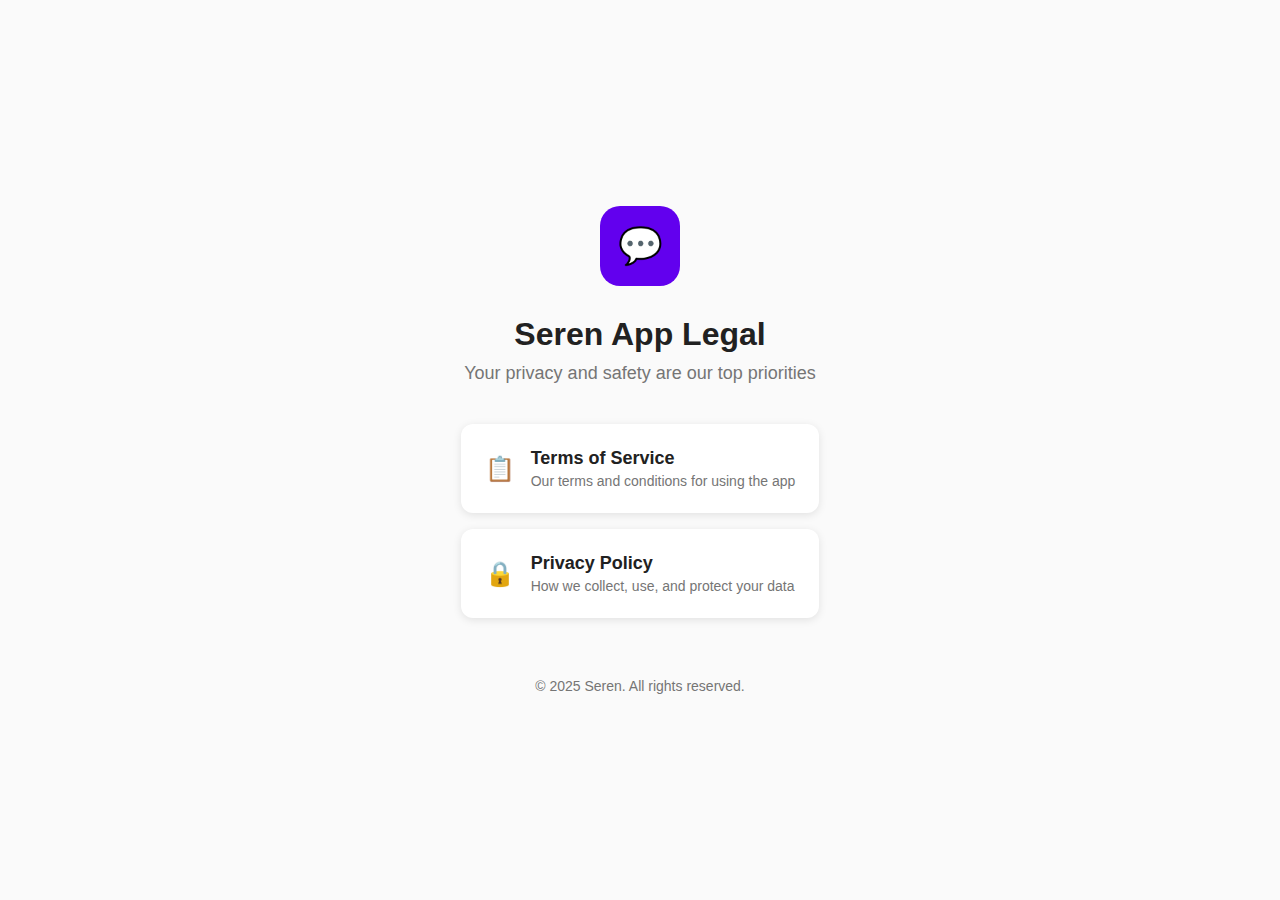
<file: index.html>
<!DOCTYPE html>
<html lang="en">
<head>
    <meta charset="UTF-8">
    <meta name="viewport" content="width=device-width, initial-scale=1.0">
    <title>Legal - Live Chat App</title>
    <style>
        :root {
            --primary: #6200EE;
            --primary-dark: #3700B3;
            --background: #FAFAFA;
            --surface: #FFFFFF;
            --text-primary: #212121;
            --text-secondary: #757575;
        }
        
        @media (prefers-color-scheme: dark) {
            :root {
                --primary: #BB86FC;
                --primary-dark: #3700B3;
                --background: #121212;
                --surface: #1E1E1E;
                --text-primary: #FFFFFF;
                --text-secondary: #B0B0B0;
            }
        }
        
        * {
            margin: 0;
            padding: 0;
            box-sizing: border-box;
        }
        
        body {
            font-family: -apple-system, BlinkMacSystemFont, 'Segoe UI', Roboto, sans-serif;
            background-color: var(--background);
            color: var(--text-primary);
            min-height: 100vh;
            display: flex;
            align-items: center;
            justify-content: center;
        }
        
        .container {
            max-width: 600px;
            padding: 20px;
            text-align: center;
        }
        
        .logo {
            width: 80px;
            height: 80px;
            background-color: var(--primary);
            border-radius: 20px;
            margin: 0 auto 30px;
            display: flex;
            align-items: center;
            justify-content: center;
            font-size: 36px;
            color: white;
        }
        
        h1 {
            font-size: 32px;
            margin-bottom: 10px;
        }
        
        p {
            color: var(--text-secondary);
            margin-bottom: 40px;
            font-size: 18px;
        }
        
        .links {
            display: flex;
            flex-direction: column;
            gap: 16px;
            max-width: 400px;
            margin: 0 auto;
        }
        
        .link-card {
            background-color: var(--surface);
            padding: 24px;
            border-radius: 12px;
            text-decoration: none;
            color: var(--text-primary);
            box-shadow: 0 2px 8px rgba(0,0,0,0.1);
            transition: all 0.3s ease;
            display: flex;
            align-items: center;
            gap: 16px;
        }
        
        .link-card:hover {
            transform: translateY(-2px);
            box-shadow: 0 4px 16px rgba(0,0,0,0.15);
        }
        
        .link-icon {
            font-size: 24px;
            color: var(--primary);
        }
        
        .link-content {
            text-align: left;
            flex: 1;
        }
        
        .link-title {
            font-weight: 600;
            font-size: 18px;
            margin-bottom: 4px;
        }
        
        .link-description {
            font-size: 14px;
            color: var(--text-secondary);
        }
        
        .footer {
            margin-top: 60px;
            color: var(--text-secondary);
            font-size: 14px;
        }
    </style>
</head>
<body>
    <div class="container">
        <div class="logo">💬</div>
        <h1>Seren App Legal</h1>
        <p>Your privacy and safety are our top priorities</p>
        
        <div class="links">
            <a href="/terms.html" class="link-card">
                <div class="link-icon">📋</div>
                <div class="link-content">
                    <div class="link-title">Terms of Service</div>
                    <div class="link-description">Our terms and conditions for using the app</div>
                </div>
            </a>
            
            <a href="/privacy.html" class="link-card">
                <div class="link-icon">🔒</div>
                <div class="link-content">
                    <div class="link-title">Privacy Policy</div>
                    <div class="link-description">How we collect, use, and protect your data</div>
                </div>
            </a>
        </div>
        
        <div class="footer">
            © 2025 Seren. All rights reserved.
        </div>
    </div>
</body>
</html>
</file>
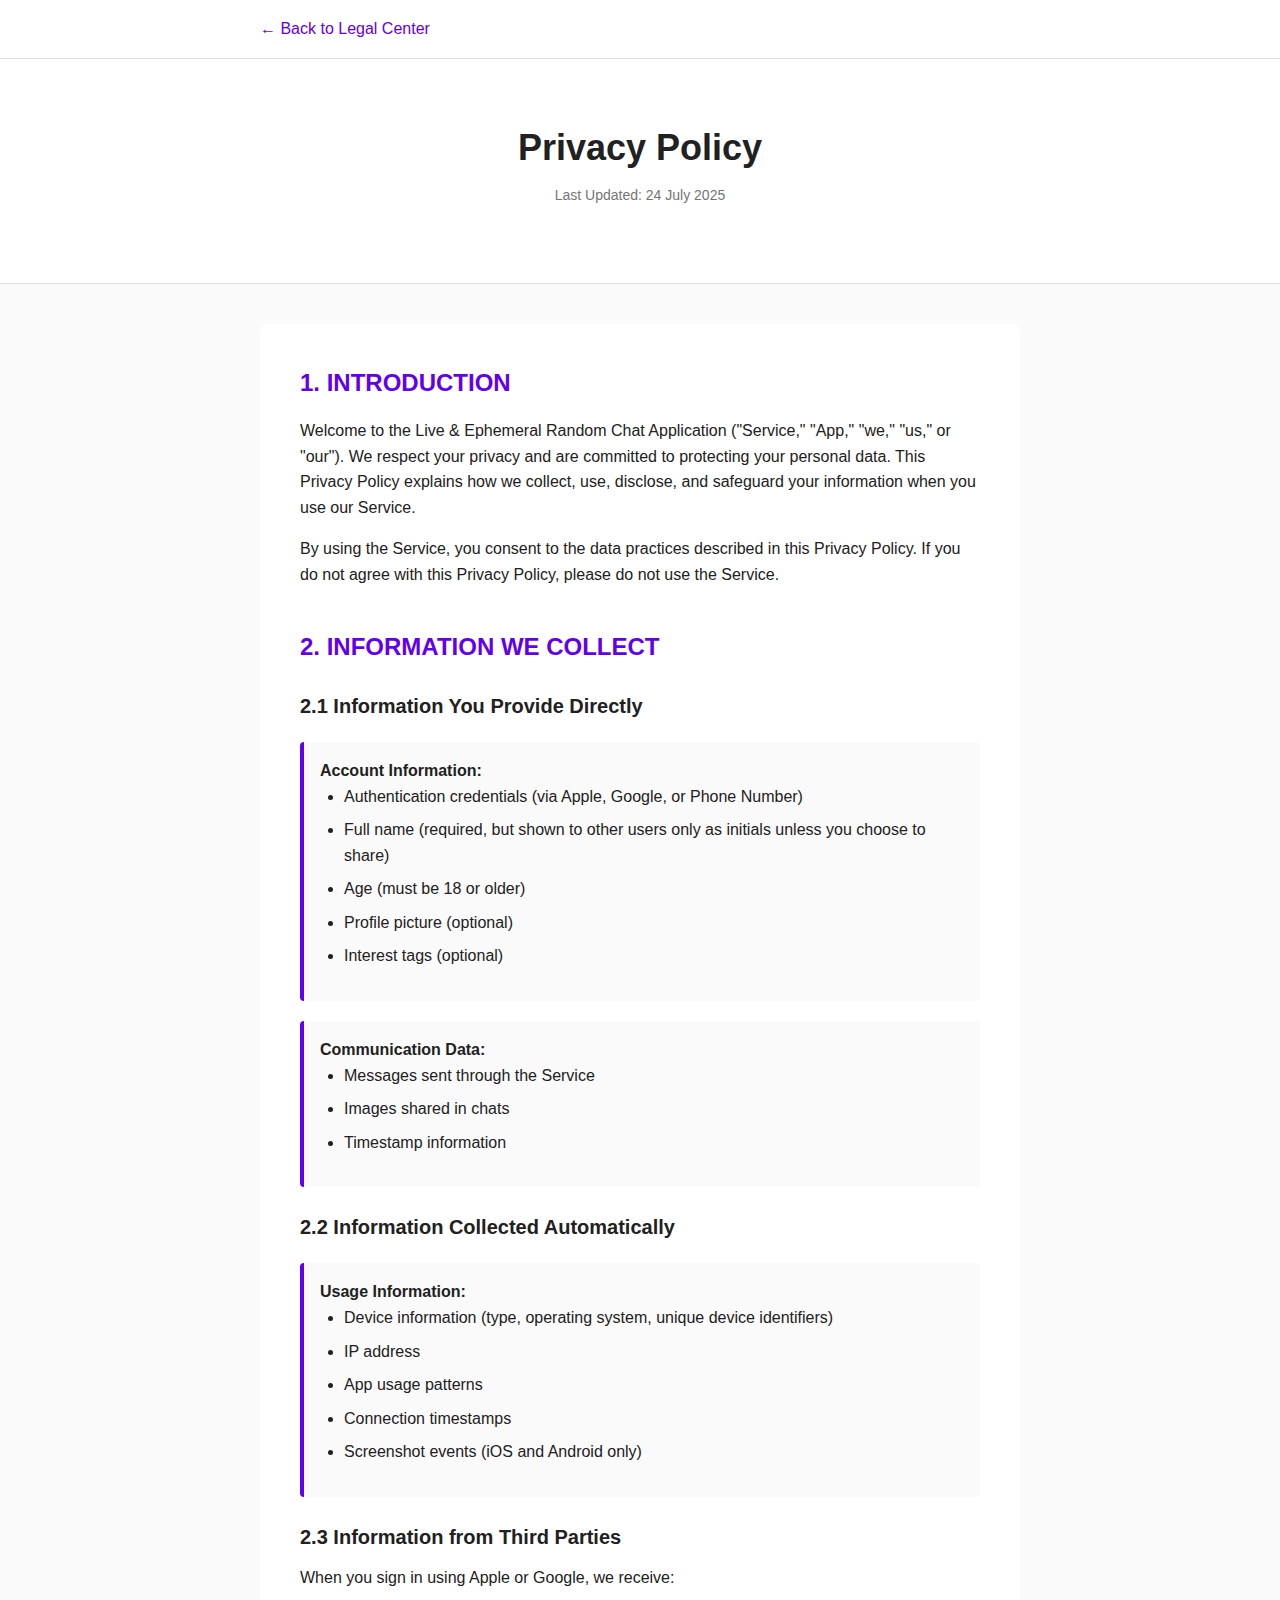
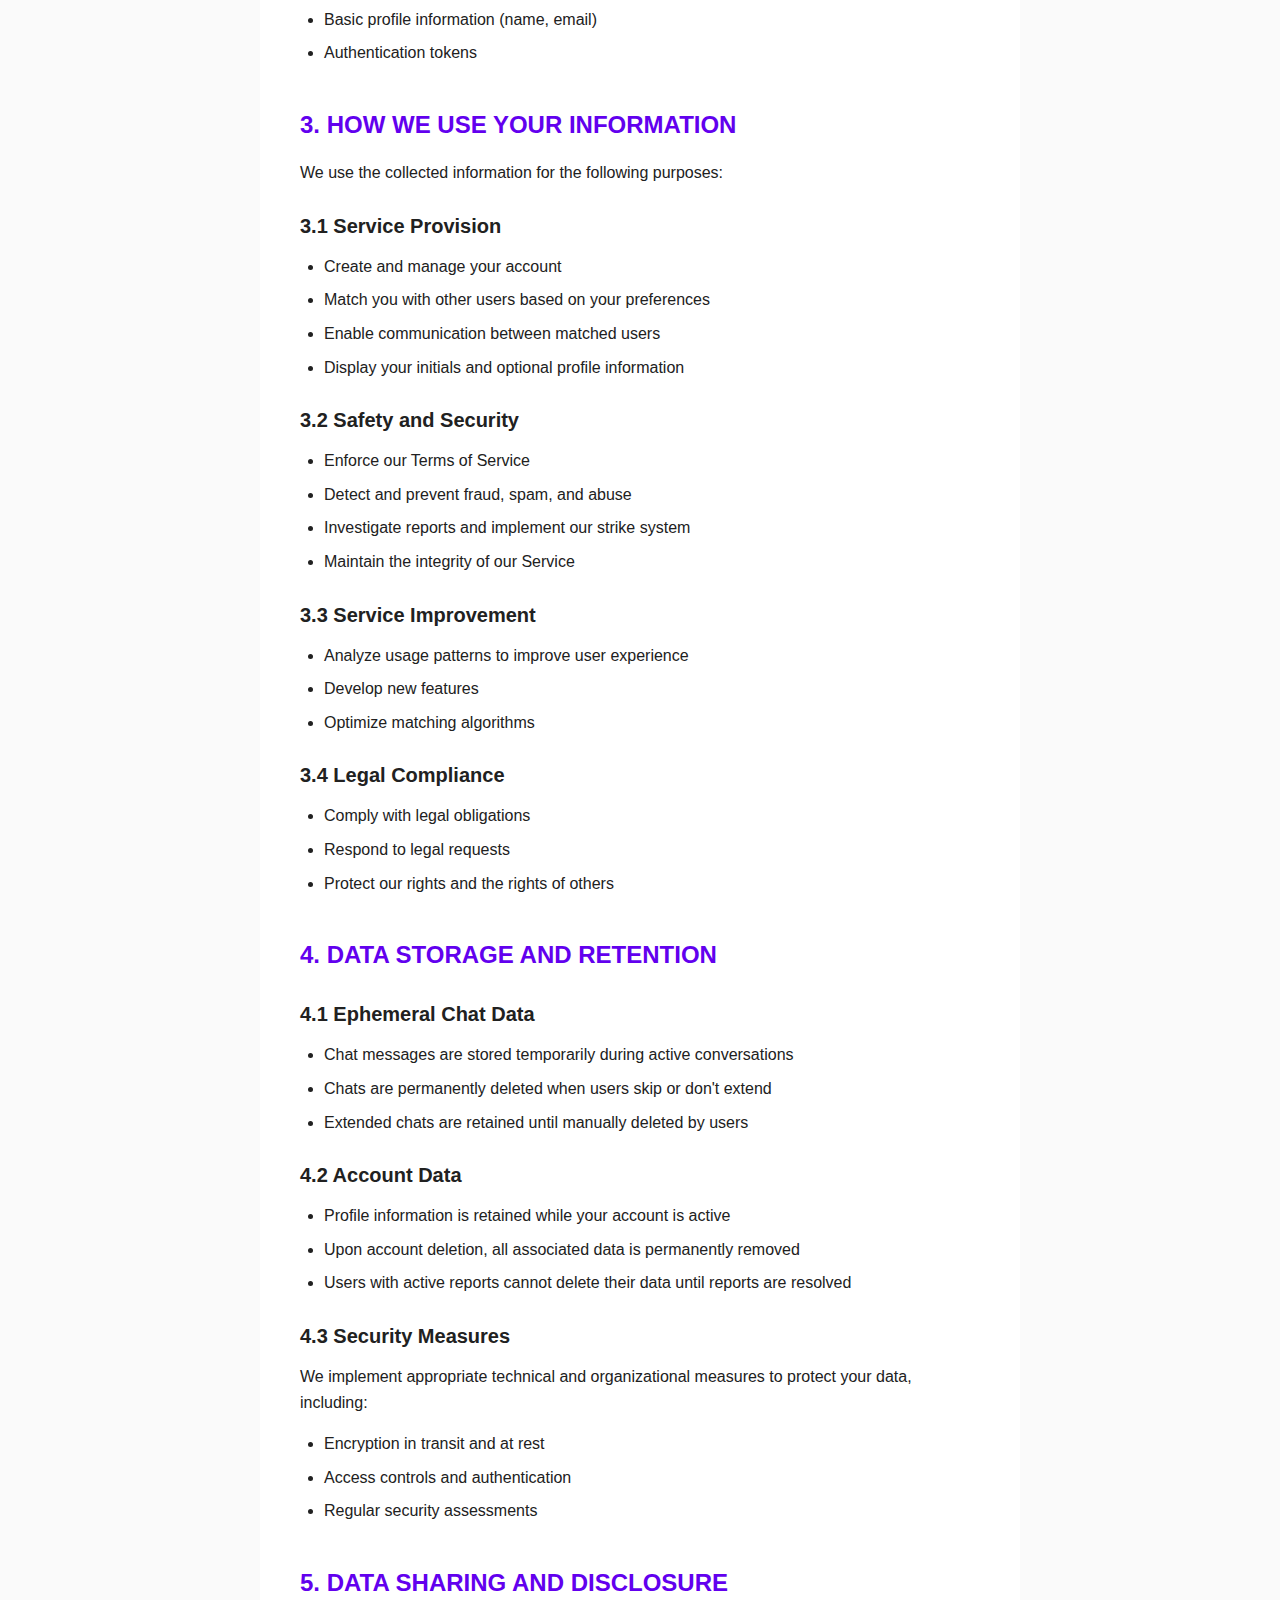
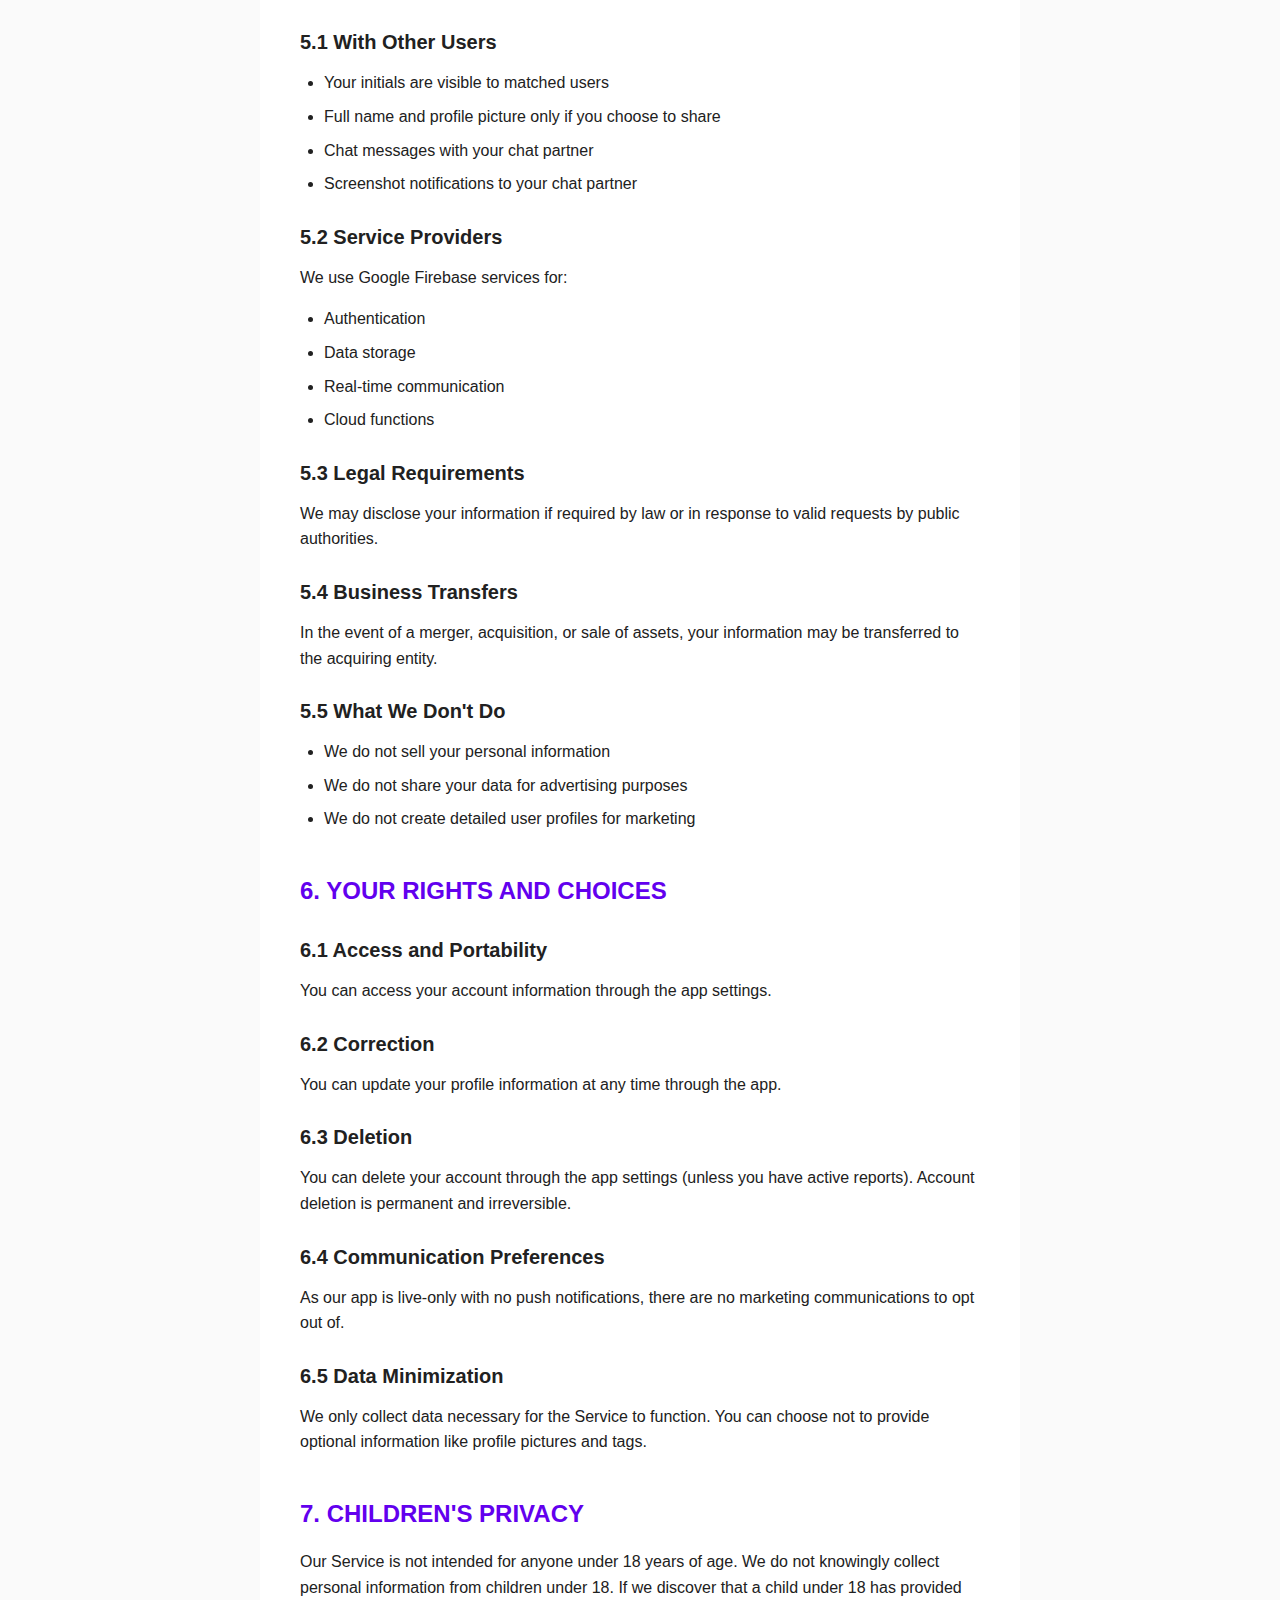
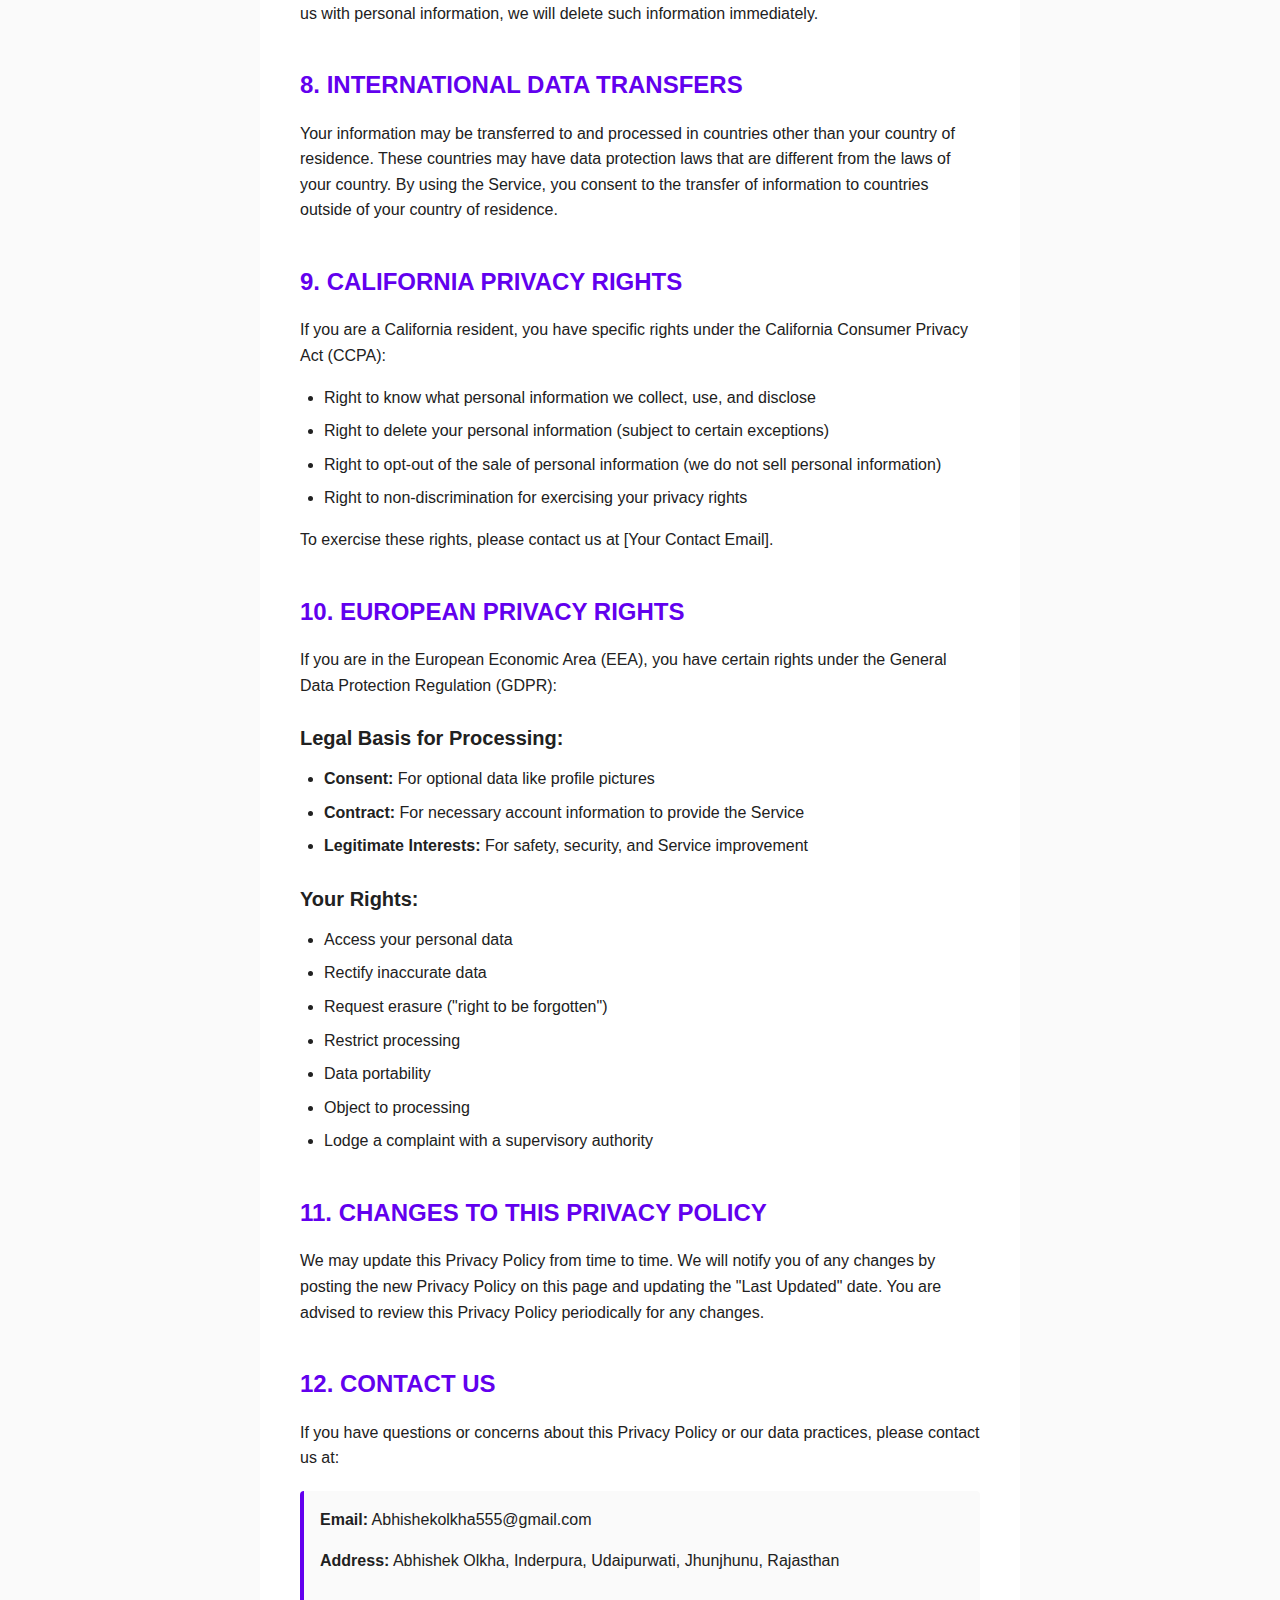
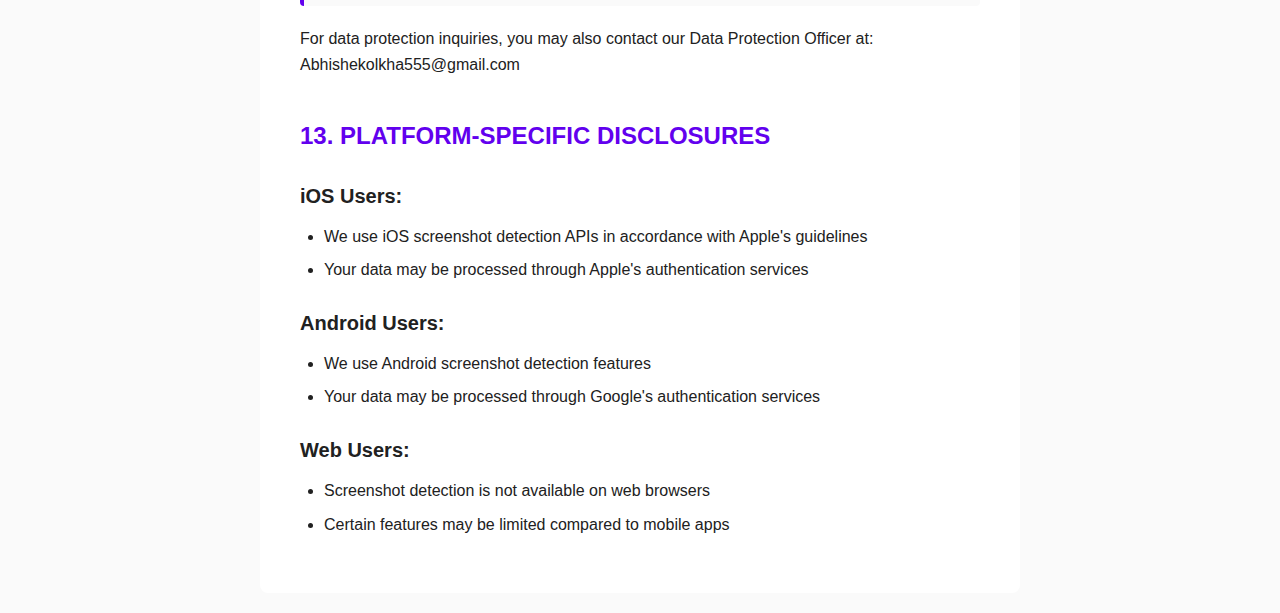
<file: privacy.html>
<!DOCTYPE html>
<html lang="en">
<head>
    <meta charset="UTF-8">
    <meta name="viewport" content="width=device-width, initial-scale=1.0">
    <title>Privacy Policy - Live Chat App</title>
    <link rel="stylesheet" href="/styles/policy.css">
</head>
<body>
    <nav class="nav-header">
        <div class="nav-container">
            <a href="/" class="back-link">← Back to Legal Center</a>
        </div>
    </nav>
    
    <div class="header">
        <div class="container">
            <h1>Privacy Policy</h1>
            <p class="last-updated">Last Updated: 24 July 2025</p>
        </div>
    </div>
    
    <div class="container">
        <div class="content">
            <h2>1. INTRODUCTION</h2>
            <p>Welcome to the Live & Ephemeral Random Chat Application ("Service," "App," "we," "us," or "our"). We respect your privacy and are committed to protecting your personal data. This Privacy Policy explains how we collect, use, disclose, and safeguard your information when you use our Service.</p>
            <p>By using the Service, you consent to the data practices described in this Privacy Policy. If you do not agree with this Privacy Policy, please do not use the Service.</p>

            <h2>2. INFORMATION WE COLLECT</h2>
            
            <h3>2.1 Information You Provide Directly</h3>
            
            <div class="highlight-box">
                <strong>Account Information:</strong>
                <ul>
                    <li>Authentication credentials (via Apple, Google, or Phone Number)</li>
                    <li>Full name (required, but shown to other users only as initials unless you choose to share)</li>
                    <li>Age (must be 18 or older)</li>
                    <li>Profile picture (optional)</li>
                    <li>Interest tags (optional)</li>
                </ul>
            </div>
            
            <div class="highlight-box">
                <strong>Communication Data:</strong>
                <ul>
                    <li>Messages sent through the Service</li>
                    <li>Images shared in chats</li>
                    <li>Timestamp information</li>
                </ul>
            </div>
            
            <h3>2.2 Information Collected Automatically</h3>
            
            <div class="highlight-box">
                <strong>Usage Information:</strong>
                <ul>
                    <li>Device information (type, operating system, unique device identifiers)</li>
                    <li>IP address</li>
                    <li>App usage patterns</li>
                    <li>Connection timestamps</li>
                    <li>Screenshot events (iOS and Android only)</li>
                </ul>
            </div>
            
            <h3>2.3 Information from Third Parties</h3>
            <p>When you sign in using Apple or Google, we receive:</p>
            <ul>
                <li>Basic profile information (name, email)</li>
                <li>Authentication tokens</li>
            </ul>

            <h2>3. HOW WE USE YOUR INFORMATION</h2>
            <p>We use the collected information for the following purposes:</p>
            
            <h3>3.1 Service Provision</h3>
            <ul>
                <li>Create and manage your account</li>
                <li>Match you with other users based on your preferences</li>
                <li>Enable communication between matched users</li>
                <li>Display your initials and optional profile information</li>
            </ul>
            
            <h3>3.2 Safety and Security</h3>
            <ul>
                <li>Enforce our Terms of Service</li>
                <li>Detect and prevent fraud, spam, and abuse</li>
                <li>Investigate reports and implement our strike system</li>
                <li>Maintain the integrity of our Service</li>
            </ul>
            
            <h3>3.3 Service Improvement</h3>
            <ul>
                <li>Analyze usage patterns to improve user experience</li>
                <li>Develop new features</li>
                <li>Optimize matching algorithms</li>
            </ul>
            
            <h3>3.4 Legal Compliance</h3>
            <ul>
                <li>Comply with legal obligations</li>
                <li>Respond to legal requests</li>
                <li>Protect our rights and the rights of others</li>
            </ul>

            <h2>4. DATA STORAGE AND RETENTION</h2>
            
            <h3>4.1 Ephemeral Chat Data</h3>
            <ul>
                <li>Chat messages are stored temporarily during active conversations</li>
                <li>Chats are permanently deleted when users skip or don't extend</li>
                <li>Extended chats are retained until manually deleted by users</li>
            </ul>
            
            <h3>4.2 Account Data</h3>
            <ul>
                <li>Profile information is retained while your account is active</li>
                <li>Upon account deletion, all associated data is permanently removed</li>
                <li>Users with active reports cannot delete their data until reports are resolved</li>
            </ul>
            
            <h3>4.3 Security Measures</h3>
            <p>We implement appropriate technical and organizational measures to protect your data, including:</p>
            <ul>
                <li>Encryption in transit and at rest</li>
                <li>Access controls and authentication</li>
                <li>Regular security assessments</li>
            </ul>

            <h2>5. DATA SHARING AND DISCLOSURE</h2>
            
            <h3>5.1 With Other Users</h3>
            <ul>
                <li>Your initials are visible to matched users</li>
                <li>Full name and profile picture only if you choose to share</li>
                <li>Chat messages with your chat partner</li>
                <li>Screenshot notifications to your chat partner</li>
            </ul>
            
            <h3>5.2 Service Providers</h3>
            <p>We use Google Firebase services for:</p>
            <ul>
                <li>Authentication</li>
                <li>Data storage</li>
                <li>Real-time communication</li>
                <li>Cloud functions</li>
            </ul>
            
            <h3>5.3 Legal Requirements</h3>
            <p>We may disclose your information if required by law or in response to valid requests by public authorities.</p>
            
            <h3>5.4 Business Transfers</h3>
            <p>In the event of a merger, acquisition, or sale of assets, your information may be transferred to the acquiring entity.</p>
            
            <h3>5.5 What We Don't Do</h3>
            <ul>
                <li>We do not sell your personal information</li>
                <li>We do not share your data for advertising purposes</li>
                <li>We do not create detailed user profiles for marketing</li>
            </ul>

            <h2>6. YOUR RIGHTS AND CHOICES</h2>
            
            <h3>6.1 Access and Portability</h3>
            <p>You can access your account information through the app settings.</p>
            
            <h3>6.2 Correction</h3>
            <p>You can update your profile information at any time through the app.</p>
            
            <h3>6.3 Deletion</h3>
            <p>You can delete your account through the app settings (unless you have active reports). Account deletion is permanent and irreversible.</p>
            
            <h3>6.4 Communication Preferences</h3>
            <p>As our app is live-only with no push notifications, there are no marketing communications to opt out of.</p>
            
            <h3>6.5 Data Minimization</h3>
            <p>We only collect data necessary for the Service to function. You can choose not to provide optional information like profile pictures and tags.</p>

            <h2>7. CHILDREN'S PRIVACY</h2>
            <p>Our Service is not intended for anyone under 18 years of age. We do not knowingly collect personal information from children under 18. If we discover that a child under 18 has provided us with personal information, we will delete such information immediately.</p>

            <h2>8. INTERNATIONAL DATA TRANSFERS</h2>
            <p>Your information may be transferred to and processed in countries other than your country of residence. These countries may have data protection laws that are different from the laws of your country. By using the Service, you consent to the transfer of information to countries outside of your country of residence.</p>

            <h2>9. CALIFORNIA PRIVACY RIGHTS</h2>
            <p>If you are a California resident, you have specific rights under the California Consumer Privacy Act (CCPA):</p>
            <ul>
                <li>Right to know what personal information we collect, use, and disclose</li>
                <li>Right to delete your personal information (subject to certain exceptions)</li>
                <li>Right to opt-out of the sale of personal information (we do not sell personal information)</li>
                <li>Right to non-discrimination for exercising your privacy rights</li>
            </ul>
            <p>To exercise these rights, please contact us at [Your Contact Email].</p>

            <h2>10. EUROPEAN PRIVACY RIGHTS</h2>
            <p>If you are in the European Economic Area (EEA), you have certain rights under the General Data Protection Regulation (GDPR):</p>
            
            <h3>Legal Basis for Processing:</h3>
            <ul>
                <li><strong>Consent:</strong> For optional data like profile pictures</li>
                <li><strong>Contract:</strong> For necessary account information to provide the Service</li>
                <li><strong>Legitimate Interests:</strong> For safety, security, and Service improvement</li>
            </ul>
            
            <h3>Your Rights:</h3>
            <ul>
                <li>Access your personal data</li>
                <li>Rectify inaccurate data</li>
                <li>Request erasure ("right to be forgotten")</li>
                <li>Restrict processing</li>
                <li>Data portability</li>
                <li>Object to processing</li>
                <li>Lodge a complaint with a supervisory authority</li>
            </ul>

            <h2>11. CHANGES TO THIS PRIVACY POLICY</h2>
            <p>We may update this Privacy Policy from time to time. We will notify you of any changes by posting the new Privacy Policy on this page and updating the "Last Updated" date. You are advised to review this Privacy Policy periodically for any changes.</p>

            <h2>12. CONTACT US</h2>
            <p>If you have questions or concerns about this Privacy Policy or our data practices, please contact us at:</p>
            <div class="highlight-box">
                <p><strong>Email:</strong> Abhishekolkha555@gmail.com</p>
                <p><strong>Address:</strong> Abhishek Olkha, Inderpura, Udaipurwati, Jhunjhunu, Rajasthan</p>
            </div>
            <p>For data protection inquiries, you may also contact our Data Protection Officer at: Abhishekolkha555@gmail.com</p>

            <h2>13. PLATFORM-SPECIFIC DISCLOSURES</h2>
            
            <h3>iOS Users:</h3>
            <ul>
                <li>We use iOS screenshot detection APIs in accordance with Apple's guidelines</li>
                <li>Your data may be processed through Apple's authentication services</li>
            </ul>
            
            <h3>Android Users:</h3>
            <ul>
                <li>We use Android screenshot detection features</li>
                <li>Your data may be processed through Google's authentication services</li>
            </ul>
            
            <h3>Web Users:</h3>
            <ul>
                <li>Screenshot detection is not available on web browsers</li>
                <li>Certain features may be limited compared to mobile apps</li>
            </ul>
        </div>
    </div>
</body>
</html>
</file>
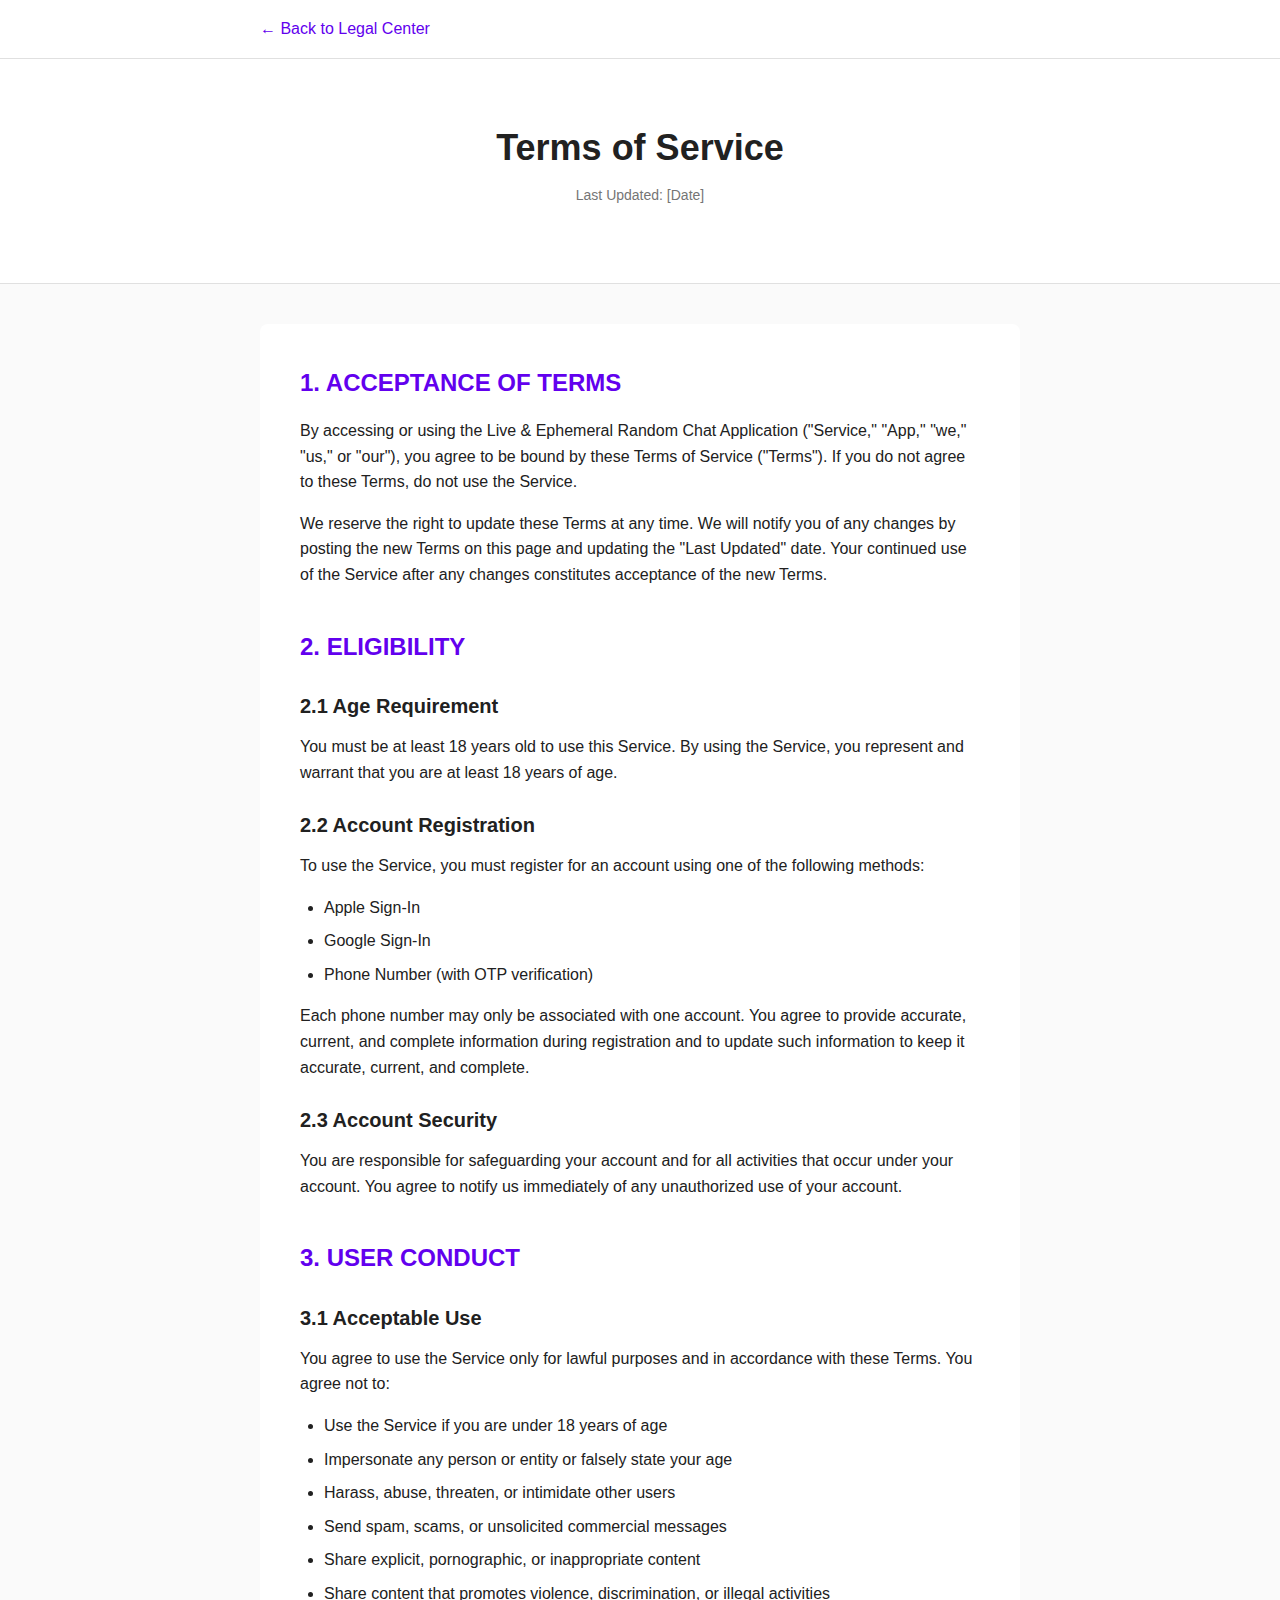
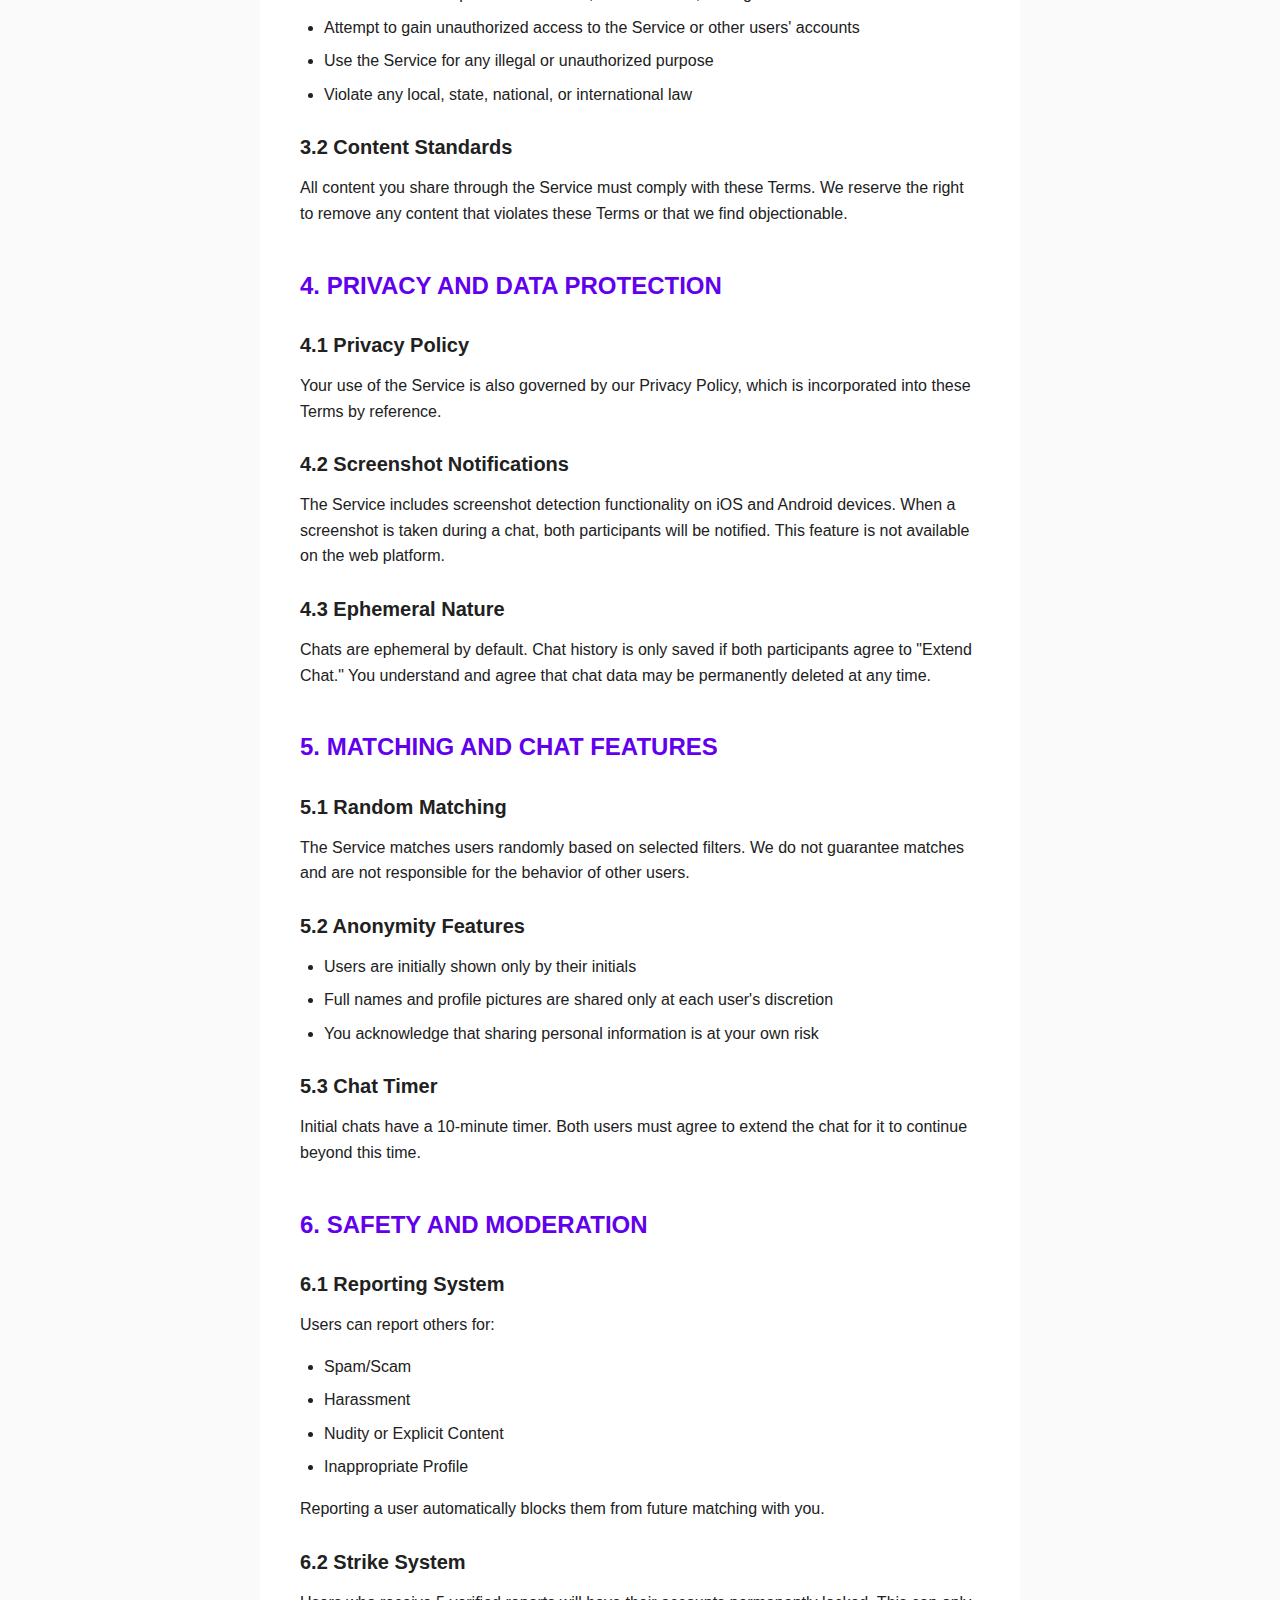
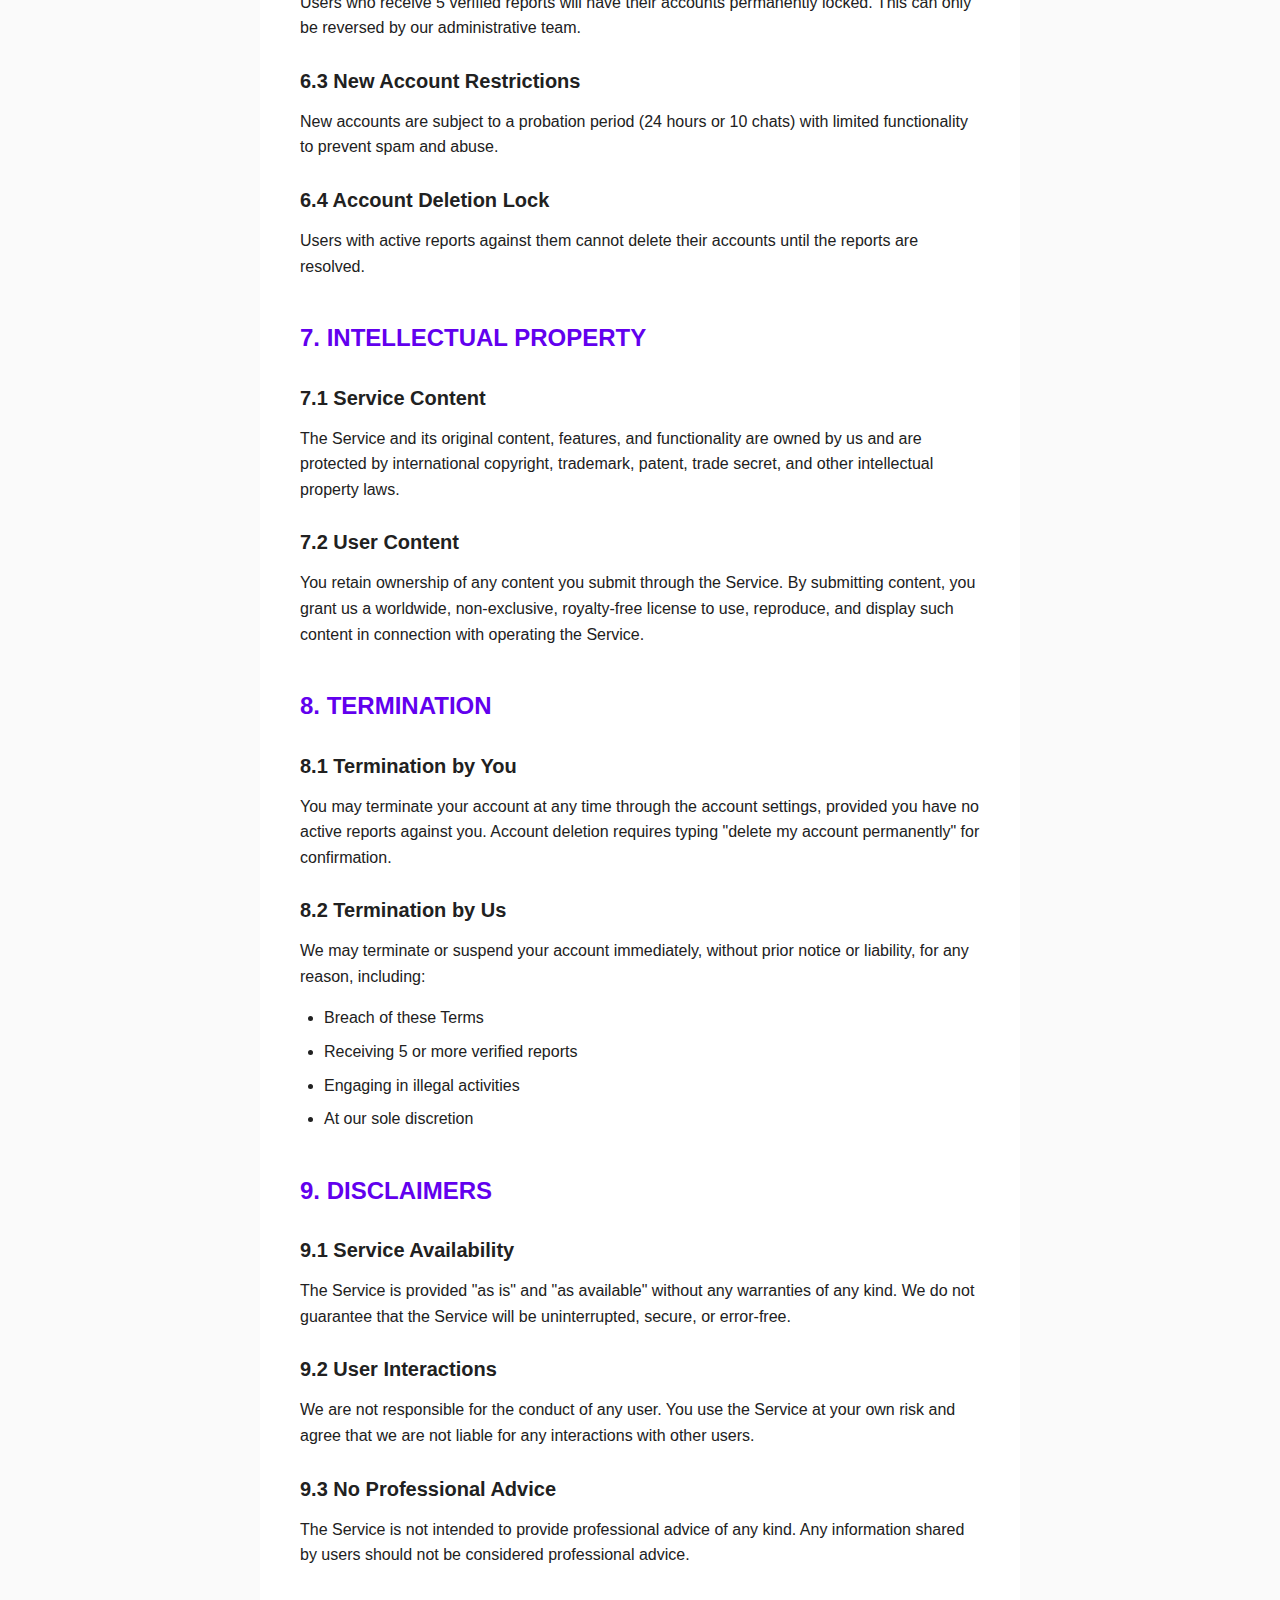
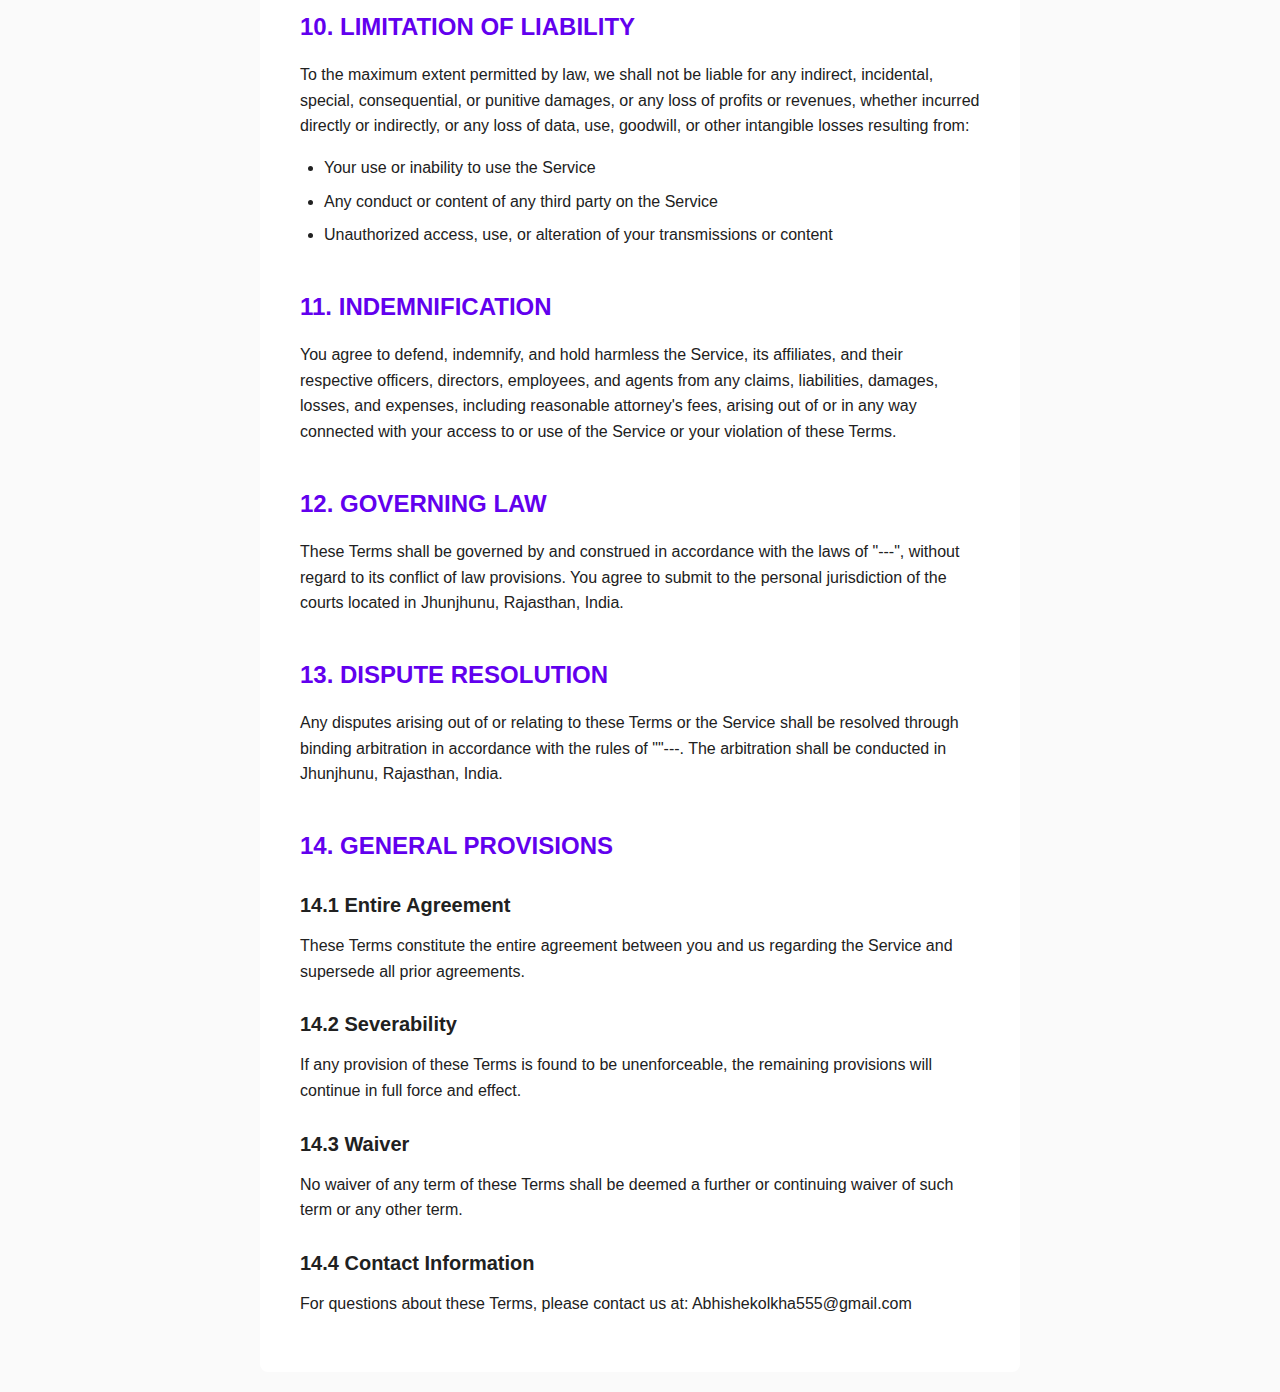
<file: terms.html>
<!DOCTYPE html>
<html lang="en">
<head>
    <meta charset="UTF-8">
    <meta name="viewport" content="width=device-width, initial-scale=1.0">
    <title>Terms of Service - Live Chat App</title>
    <link rel="stylesheet" href="/styles/policy.css">
</head>
<body>
    <nav class="nav-header">
        <div class="nav-container">
            <a href="/" class="back-link">← Back to Legal Center</a>
        </div>
    </nav>
    
    <div class="header">
        <div class="container">
            <h1>Terms of Service</h1>
            <p class="last-updated">Last Updated: [Date]</p>
        </div>
    </div>
    
    <div class="container">
        <div class="content">
            <h2>1. ACCEPTANCE OF TERMS</h2>
            <p>By accessing or using the Live & Ephemeral Random Chat Application ("Service," "App," "we," "us," or "our"), you agree to be bound by these Terms of Service ("Terms"). If you do not agree to these Terms, do not use the Service.</p>
            <p>We reserve the right to update these Terms at any time. We will notify you of any changes by posting the new Terms on this page and updating the "Last Updated" date. Your continued use of the Service after any changes constitutes acceptance of the new Terms.</p>

            <h2>2. ELIGIBILITY</h2>
            
            <h3>2.1 Age Requirement</h3>
            <p>You must be at least 18 years old to use this Service. By using the Service, you represent and warrant that you are at least 18 years of age.</p>
            
            <h3>2.2 Account Registration</h3>
            <p>To use the Service, you must register for an account using one of the following methods:</p>
            <ul>
                <li>Apple Sign-In</li>
                <li>Google Sign-In</li>
                <li>Phone Number (with OTP verification)</li>
            </ul>
            <p>Each phone number may only be associated with one account. You agree to provide accurate, current, and complete information during registration and to update such information to keep it accurate, current, and complete.</p>
            
            <h3>2.3 Account Security</h3>
            <p>You are responsible for safeguarding your account and for all activities that occur under your account. You agree to notify us immediately of any unauthorized use of your account.</p>

            <h2>3. USER CONDUCT</h2>
            
            <h3>3.1 Acceptable Use</h3>
            <p>You agree to use the Service only for lawful purposes and in accordance with these Terms. You agree not to:</p>
            <ul>
                <li>Use the Service if you are under 18 years of age</li>
                <li>Impersonate any person or entity or falsely state your age</li>
                <li>Harass, abuse, threaten, or intimidate other users</li>
                <li>Send spam, scams, or unsolicited commercial messages</li>
                <li>Share explicit, pornographic, or inappropriate content</li>
                <li>Share content that promotes violence, discrimination, or illegal activities</li>
                <li>Attempt to gain unauthorized access to the Service or other users' accounts</li>
                <li>Use the Service for any illegal or unauthorized purpose</li>
                <li>Violate any local, state, national, or international law</li>
            </ul>
            
            <h3>3.2 Content Standards</h3>
            <p>All content you share through the Service must comply with these Terms. We reserve the right to remove any content that violates these Terms or that we find objectionable.</p>

            <h2>4. PRIVACY AND DATA PROTECTION</h2>
            
            <h3>4.1 Privacy Policy</h3>
            <p>Your use of the Service is also governed by our Privacy Policy, which is incorporated into these Terms by reference.</p>
            
            <h3>4.2 Screenshot Notifications</h3>
            <p>The Service includes screenshot detection functionality on iOS and Android devices. When a screenshot is taken during a chat, both participants will be notified. This feature is not available on the web platform.</p>
            
            <h3>4.3 Ephemeral Nature</h3>
            <p>Chats are ephemeral by default. Chat history is only saved if both participants agree to "Extend Chat." You understand and agree that chat data may be permanently deleted at any time.</p>

            <h2>5. MATCHING AND CHAT FEATURES</h2>
            
            <h3>5.1 Random Matching</h3>
            <p>The Service matches users randomly based on selected filters. We do not guarantee matches and are not responsible for the behavior of other users.</p>
            
            <h3>5.2 Anonymity Features</h3>
            <ul>
                <li>Users are initially shown only by their initials</li>
                <li>Full names and profile pictures are shared only at each user's discretion</li>
                <li>You acknowledge that sharing personal information is at your own risk</li>
            </ul>
            
            <h3>5.3 Chat Timer</h3>
            <p>Initial chats have a 10-minute timer. Both users must agree to extend the chat for it to continue beyond this time.</p>

            <h2>6. SAFETY AND MODERATION</h2>
            
            <h3>6.1 Reporting System</h3>
            <p>Users can report others for:</p>
            <ul>
                <li>Spam/Scam</li>
                <li>Harassment</li>
                <li>Nudity or Explicit Content</li>
                <li>Inappropriate Profile</li>
            </ul>
            <p>Reporting a user automatically blocks them from future matching with you.</p>
            
            <h3>6.2 Strike System</h3>
            <p>Users who receive 5 verified reports will have their accounts permanently locked. This can only be reversed by our administrative team.</p>
            
            <h3>6.3 New Account Restrictions</h3>
            <p>New accounts are subject to a probation period (24 hours or 10 chats) with limited functionality to prevent spam and abuse.</p>
            
            <h3>6.4 Account Deletion Lock</h3>
            <p>Users with active reports against them cannot delete their accounts until the reports are resolved.</p>

            <h2>7. INTELLECTUAL PROPERTY</h2>
            
            <h3>7.1 Service Content</h3>
            <p>The Service and its original content, features, and functionality are owned by us and are protected by international copyright, trademark, patent, trade secret, and other intellectual property laws.</p>
            
            <h3>7.2 User Content</h3>
            <p>You retain ownership of any content you submit through the Service. By submitting content, you grant us a worldwide, non-exclusive, royalty-free license to use, reproduce, and display such content in connection with operating the Service.</p>

            <h2>8. TERMINATION</h2>
            
            <h3>8.1 Termination by You</h3>
            <p>You may terminate your account at any time through the account settings, provided you have no active reports against you. Account deletion requires typing "delete my account permanently" for confirmation.</p>
            
            <h3>8.2 Termination by Us</h3>
            <p>We may terminate or suspend your account immediately, without prior notice or liability, for any reason, including:</p>
            <ul>
                <li>Breach of these Terms</li>
                <li>Receiving 5 or more verified reports</li>
                <li>Engaging in illegal activities</li>
                <li>At our sole discretion</li>
            </ul>

            <h2>9. DISCLAIMERS</h2>
            
            <h3>9.1 Service Availability</h3>
            <p>The Service is provided "as is" and "as available" without any warranties of any kind. We do not guarantee that the Service will be uninterrupted, secure, or error-free.</p>
            
            <h3>9.2 User Interactions</h3>
            <p>We are not responsible for the conduct of any user. You use the Service at your own risk and agree that we are not liable for any interactions with other users.</p>
            
            <h3>9.3 No Professional Advice</h3>
            <p>The Service is not intended to provide professional advice of any kind. Any information shared by users should not be considered professional advice.</p>

            <h2>10. LIMITATION OF LIABILITY</h2>
            <p>To the maximum extent permitted by law, we shall not be liable for any indirect, incidental, special, consequential, or punitive damages, or any loss of profits or revenues, whether incurred directly or indirectly, or any loss of data, use, goodwill, or other intangible losses resulting from:</p>
            <ul>
                <li>Your use or inability to use the Service</li>
                <li>Any conduct or content of any third party on the Service</li>
                <li>Unauthorized access, use, or alteration of your transmissions or content</li>
            </ul>

            <h2>11. INDEMNIFICATION</h2>
            <p>You agree to defend, indemnify, and hold harmless the Service, its affiliates, and their respective officers, directors, employees, and agents from any claims, liabilities, damages, losses, and expenses, including reasonable attorney's fees, arising out of or in any way connected with your access to or use of the Service or your violation of these Terms.</p>

            <h2>12. GOVERNING LAW</h2>
            <p>These Terms shall be governed by and construed in accordance with the laws of "---", without regard to its conflict of law provisions. You agree to submit to the personal jurisdiction of the courts located in Jhunjhunu, Rajasthan, India.</p>

            <h2>13. DISPUTE RESOLUTION</h2>
            <p>Any disputes arising out of or relating to these Terms or the Service shall be resolved through binding arbitration in accordance with the rules of ""---. The arbitration shall be conducted in Jhunjhunu, Rajasthan, India.</p>

            <h2>14. GENERAL PROVISIONS</h2>
            
            <h3>14.1 Entire Agreement</h3>
            <p>These Terms constitute the entire agreement between you and us regarding the Service and supersede all prior agreements.</p>
            
            <h3>14.2 Severability</h3>
            <p>If any provision of these Terms is found to be unenforceable, the remaining provisions will continue in full force and effect.</p>
            
            <h3>14.3 Waiver</h3>
            <p>No waiver of any term of these Terms shall be deemed a further or continuing waiver of such term or any other term.</p>
            
            <h3>14.4 Contact Information</h3>
            <p>For questions about these Terms, please contact us at: Abhishekolkha555@gmail.com</p>
        </div>
    </div>
</body>
</html>
</file>
<file: styles/policy.css>
:root {
    --primary: #6200EE;
    --primary-dark: #3700B3;
    --background: #FAFAFA;
    --surface: #FFFFFF;
    --text-primary: #212121;
    --text-secondary: #757575;
    --border: #E0E0E0;
}

@media (prefers-color-scheme: dark) {
    :root {
        --primary: #BB86FC;
        --primary-dark: #3700B3;
        --background: #121212;
        --surface: #1E1E1E;
        --text-primary: #FFFFFF;
        --text-secondary: #B0B0B0;
        --border: #333333;
    }
}

* {
    margin: 0;
    padding: 0;
    box-sizing: border-box;
}

body {
    font-family: -apple-system, BlinkMacSystemFont, 'Segoe UI', Roboto, sans-serif;
    background-color: var(--background);
    color: var(--text-primary);
    line-height: 1.6;
}

.nav-header {
    background-color: var(--surface);
    border-bottom: 1px solid var(--border);
    position: sticky;
    top: 0;
    z-index: 100;
}

.nav-container {
    max-width: 800px;
    margin: 0 auto;
    padding: 16px 20px;
}

.back-link {
    color: var(--primary);
    text-decoration: none;
    font-weight: 500;
    display: inline-flex;
    align-items: center;
    gap: 8px;
    transition: opacity 0.2s;
}

.back-link:hover {
    opacity: 0.8;
}

.header {
    background-color: var(--surface);
    padding: 40px 20px;
    text-align: center;
    border-bottom: 1px solid var(--border);
}

.header h1 {
    font-size: 36px;
    margin-bottom: 8px;
}

.last-updated {
    color: var(--text-secondary);
    font-size: 14px;
}

.container {
    max-width: 800px;
    margin: 0 auto;
    padding: 20px;
}

.content {
    background-color: var(--surface);
    padding: 40px;
    border-radius: 8px;
    margin-top: 20px;
}

h2 {
    font-size: 24px;
    margin-top: 40px;
    margin-bottom: 16px;
    color: var(--primary);
    font-weight: 600;
}

h2:first-child {
    margin-top: 0;
}

h3 {
    font-size: 20px;
    margin-top: 24px;
    margin-bottom: 12px;
    font-weight: 600;
}

p {
    margin-bottom: 16px;
    color: var(--text-primary);
}

ul {
    margin-left: 24px;
    margin-bottom: 16px;
}

li {
    margin-bottom: 8px;
    color: var(--text-primary);
}

.highlight-box {
    background-color: var(--background);
    border-left: 4px solid var(--primary);
    padding: 16px;
    margin: 20px 0;
    border-radius: 4px;
}

@media (max-width: 600px) {
    .content {
        padding: 24px;
    }
    
    .header h1 {
        font-size: 28px;
    }
    
    h2 {
        font-size: 20px;
    }
    
    h3 {
        font-size: 18px;
    }
}
</file>
